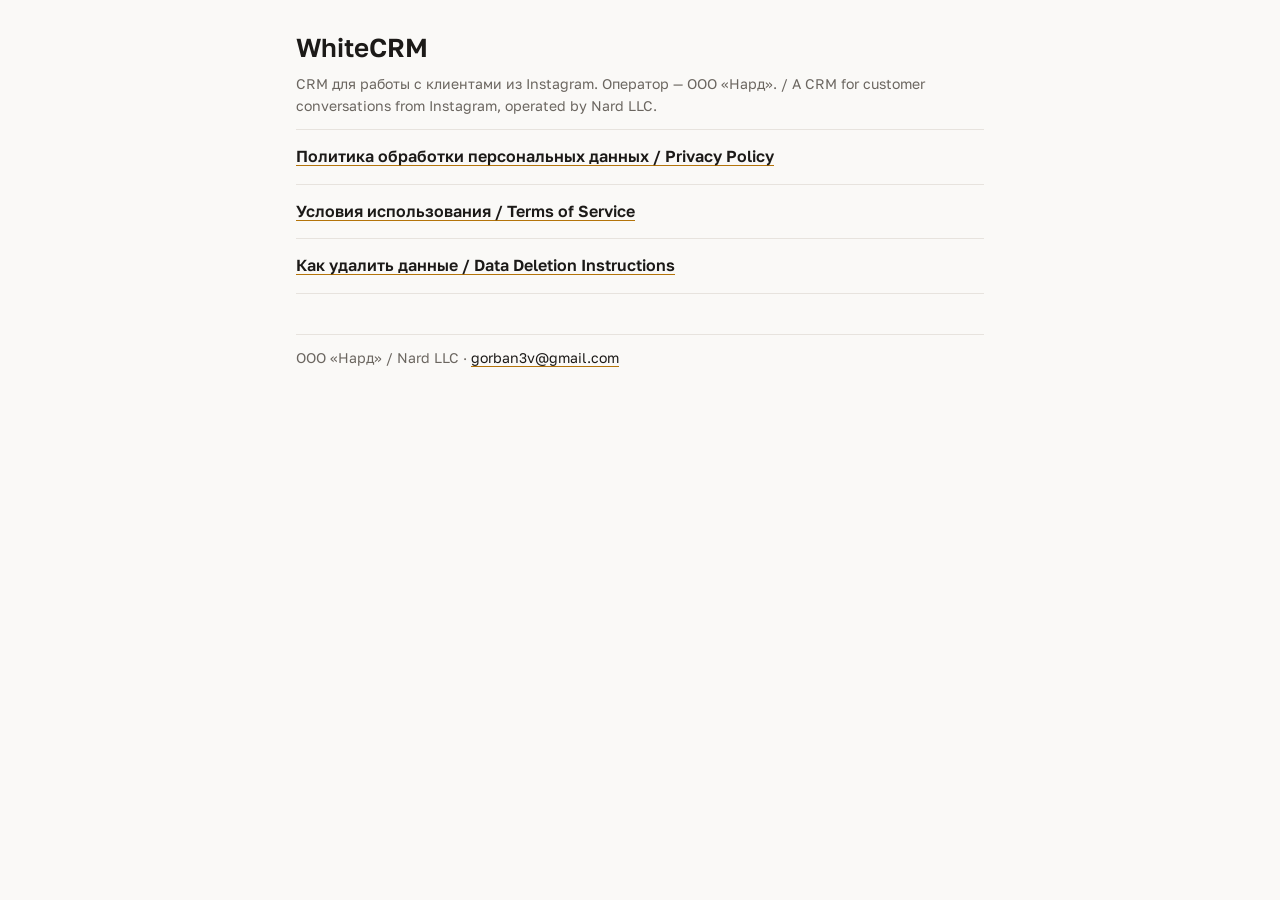
<file: index.html>
<!doctype html>
<html lang="ru">
<head>
<meta charset="utf-8">
<meta name="viewport" content="width=device-width, initial-scale=1">
<title>WhiteCRM — правовые документы / Legal documents</title>
<link rel="preconnect" href="https://fonts.googleapis.com">
<link rel="preconnect" href="https://fonts.gstatic.com" crossorigin>
<link href="https://fonts.googleapis.com/css2?family=Golos+Text:wght@400;600&amp;display=swap" rel="stylesheet">
<link rel="stylesheet" href="whitecrm/style.css">
</head>
<body>
<main>
<h1>WhiteCRM</h1>
<p class="meta">CRM для работы с клиентами из Instagram. Оператор — ООО «Нард». / A CRM for customer conversations from Instagram, operated by Nard LLC.</p>
<ul class="links">
<li><a href="whitecrm/privacy.html">Политика обработки персональных данных / Privacy Policy</a></li>
<li><a href="whitecrm/terms.html">Условия использования / Terms of Service</a></li>
<li><a href="whitecrm/data-deletion.html">Как удалить данные / Data Deletion Instructions</a></li>
</ul>
<footer>ООО «Нард» / Nard LLC · <a href="mailto:gorban3v@gmail.com">gorban3v@gmail.com</a></footer>
</main>
</body>
</html>
</file>
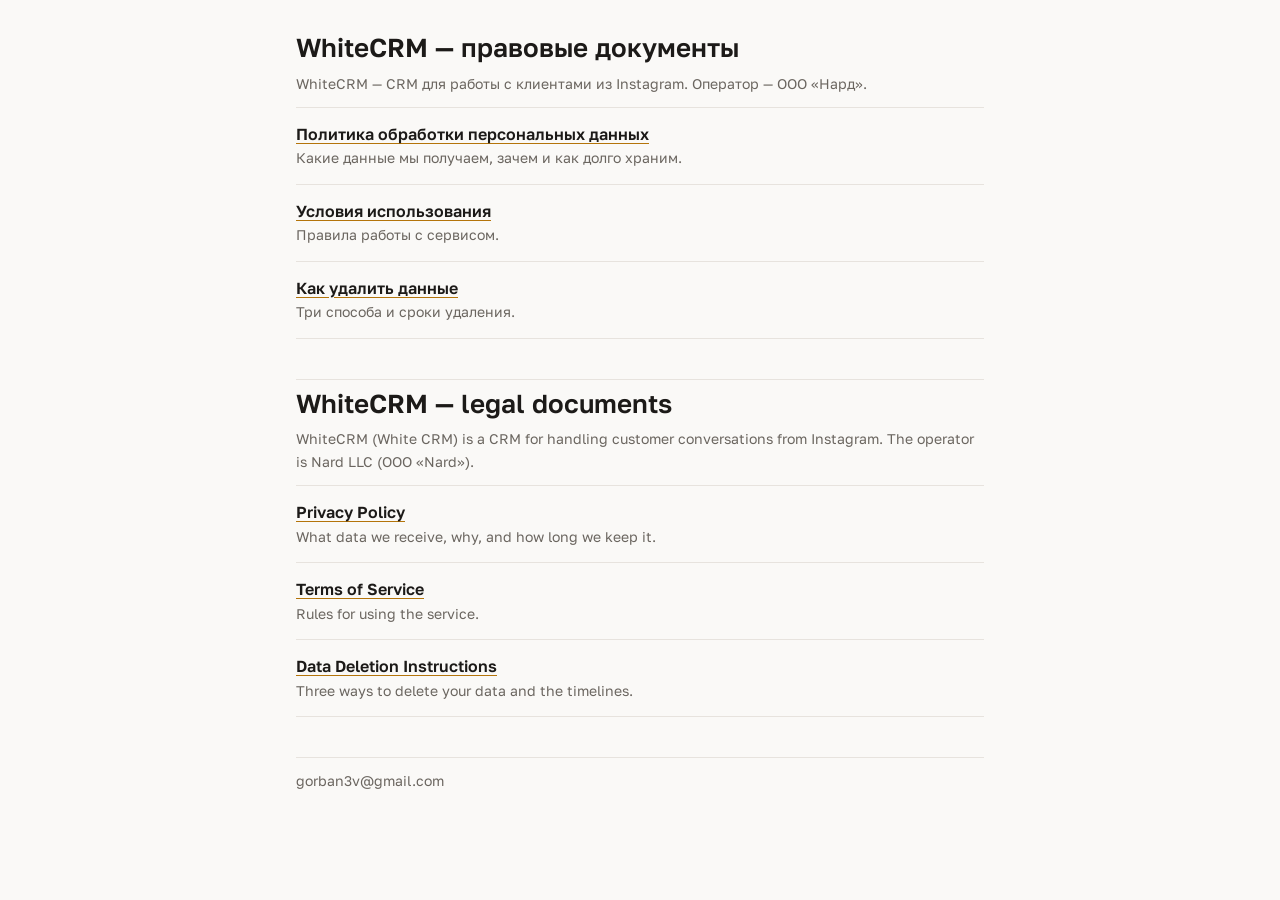
<file: whitecrm/index.html>
<!doctype html>
<html lang="ru">
<head>
<meta charset="utf-8">
<meta name="viewport" content="width=device-width, initial-scale=1">
<title>WhiteCRM — правовые документы / Legal</title>
<meta name="description" content="Политика обработки персональных данных, условия использования и удаление данных сервиса WhiteCRM.">
<link rel="preconnect" href="https://fonts.googleapis.com">
<link rel="preconnect" href="https://fonts.gstatic.com" crossorigin>
<link href="https://fonts.googleapis.com/css2?family=Golos+Text:wght@400;600&amp;display=swap" rel="stylesheet">
<link rel="stylesheet" href="style.css">
</head>
<body>
<main>
<h1>WhiteCRM — правовые документы</h1>
<p class="meta">WhiteCRM — CRM для работы с клиентами из Instagram. Оператор — ООО «Нард».</p>
<ul class="links">
<li><a href="privacy.html">Политика обработки персональных данных</a><span>Какие данные мы получаем, зачем и как долго храним.</span></li>
<li><a href="terms.html">Условия использования</a><span>Правила работы с сервисом.</span></li>
<li><a href="data-deletion.html">Как удалить данные</a><span>Три способа и сроки удаления.</span></li>
</ul>

<section class="lang" lang="en">
<h1>WhiteCRM — legal documents</h1>
<p class="meta">WhiteCRM (White CRM) is a CRM for handling customer conversations from Instagram. The operator is Nard LLC (OOO «Nard»).</p>
<ul class="links">
<li><a href="privacy.html#en">Privacy Policy</a><span>What data we receive, why, and how long we keep it.</span></li>
<li><a href="terms.html#en">Terms of Service</a><span>Rules for using the service.</span></li>
<li><a href="data-deletion.html#en">Data Deletion Instructions</a><span>Three ways to delete your data and the timelines.</span></li>
</ul>
</section>
<footer>gorban3v@gmail.com</footer>
</main>
</body>
</html>
</file>
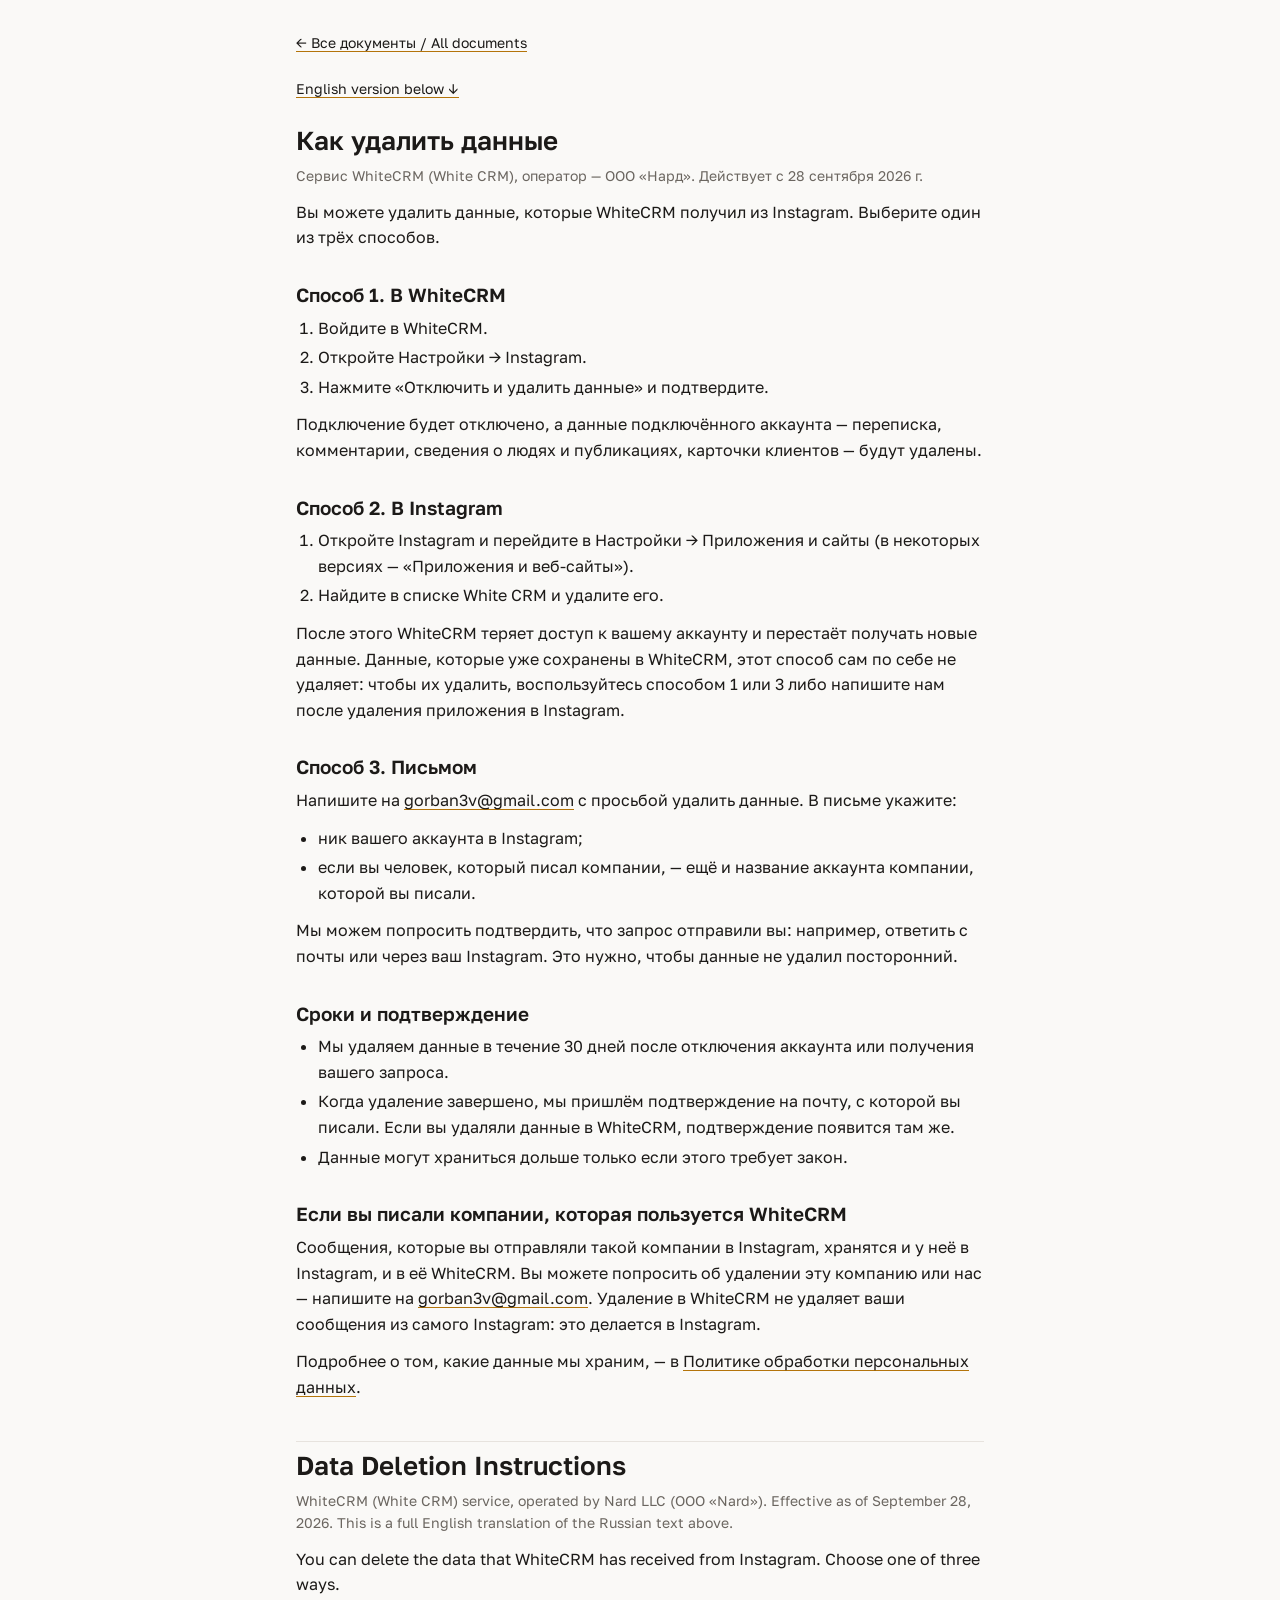
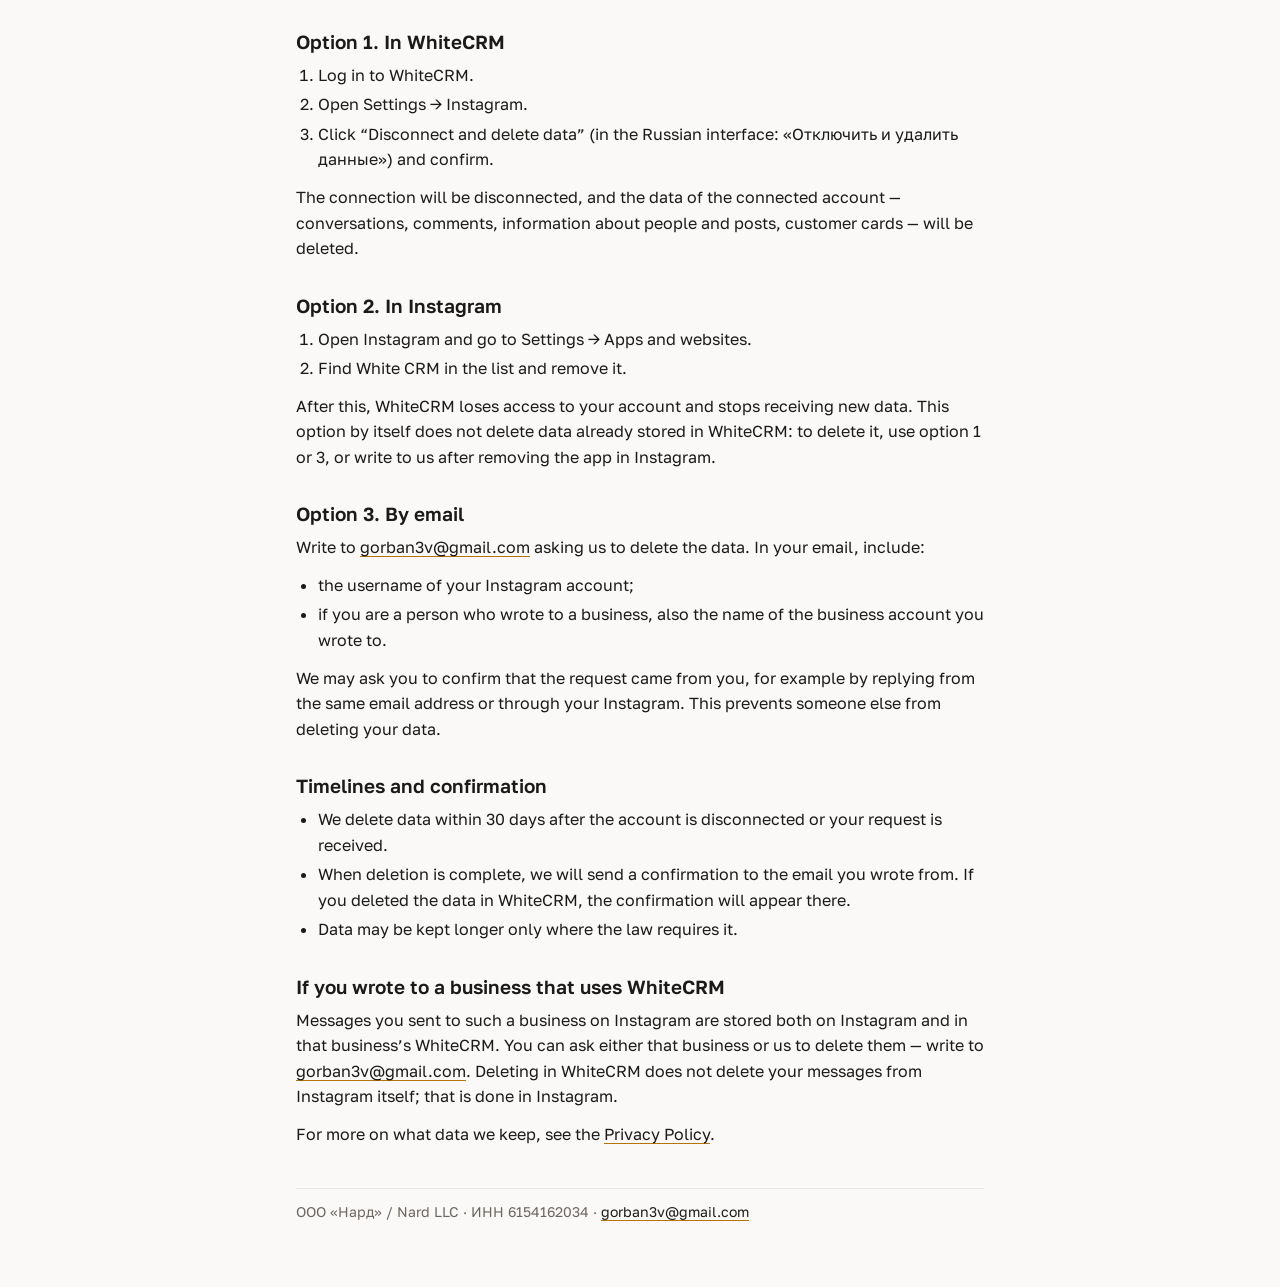
<file: whitecrm/data-deletion.html>
<!doctype html>
<html lang="ru">
<head>
<meta charset="utf-8">
<meta name="viewport" content="width=device-width, initial-scale=1">
<title>Как удалить данные — WhiteCRM / Data Deletion Instructions</title>
<meta name="description" content="Как удалить данные сервиса WhiteCRM. Data Deletion Instructions.">
<link rel="preconnect" href="https://fonts.googleapis.com">
<link rel="preconnect" href="https://fonts.gstatic.com" crossorigin>
<link href="https://fonts.googleapis.com/css2?family=Golos+Text:wght@400;600&amp;display=swap" rel="stylesheet">
<link rel="stylesheet" href="style.css">
</head>
<body>
<main>
<nav class="back"><a href="index.html">← Все документы / All documents</a></nav>
<p class="jump"><a href="#en">English version below ↓</a></p>

<section id="ru" lang="ru">
<h1>Как удалить данные</h1>
<p class="meta">Сервис WhiteCRM (White CRM), оператор — ООО «Нард». Действует с 28 сентября 2026 г.</p>
<p>Вы можете удалить данные, которые WhiteCRM получил из Instagram. Выберите один из трёх способов.</p>

<h2>Способ 1. В WhiteCRM</h2>
<ol>
<li>Войдите в WhiteCRM.</li>
<li>Откройте Настройки → Instagram.</li>
<li>Нажмите «Отключить и удалить данные» и подтвердите.</li>
</ol>
<p>Подключение будет отключено, а данные подключённого аккаунта — переписка, комментарии, сведения о людях и публикациях, карточки клиентов — будут удалены.</p>

<h2>Способ 2. В Instagram</h2>
<ol>
<li>Откройте Instagram и перейдите в Настройки → Приложения и сайты (в некоторых версиях — «Приложения и веб-сайты»).</li>
<li>Найдите в списке White CRM и удалите его.</li>
</ol>
<p>После этого WhiteCRM теряет доступ к вашему аккаунту и перестаёт получать новые данные. Данные, которые уже сохранены в WhiteCRM, этот способ сам по себе не удаляет: чтобы их удалить, воспользуйтесь способом 1 или 3 либо напишите нам после удаления приложения в Instagram.</p>

<h2>Способ 3. Письмом</h2>
<p>Напишите на <a href="mailto:gorban3v@gmail.com">gorban3v@gmail.com</a> с просьбой удалить данные. В письме укажите:</p>
<ul>
<li>ник вашего аккаунта в Instagram;</li>
<li>если вы человек, который писал компании, — ещё и название аккаунта компании, которой вы писали.</li>
</ul>
<p>Мы можем попросить подтвердить, что запрос отправили вы: например, ответить с почты или через ваш Instagram. Это нужно, чтобы данные не удалил посторонний.</p>

<h2>Сроки и подтверждение</h2>
<ul>
<li>Мы удаляем данные в течение 30 дней после отключения аккаунта или получения вашего запроса.</li>
<li>Когда удаление завершено, мы пришлём подтверждение на почту, с которой вы писали. Если вы удаляли данные в WhiteCRM, подтверждение появится там же.</li>
<li>Данные могут храниться дольше только если этого требует закон.</li>
</ul>

<h2>Если вы писали компании, которая пользуется WhiteCRM</h2>
<p>Сообщения, которые вы отправляли такой компании в Instagram, хранятся и у неё в Instagram, и в её WhiteCRM. Вы можете попросить об удалении эту компанию или нас — напишите на <a href="mailto:gorban3v@gmail.com">gorban3v@gmail.com</a>. Удаление в WhiteCRM не удаляет ваши сообщения из самого Instagram: это делается в Instagram.</p>
<p>Подробнее о том, какие данные мы храним, — в <a href="privacy.html">Политике обработки персональных данных</a>.</p>
</section>

<section id="en" class="lang" lang="en">
<h1>Data Deletion Instructions</h1>
<p class="meta">WhiteCRM (White CRM) service, operated by Nard LLC (OOO «Nard»). Effective as of September 28, 2026. This is a full English translation of the Russian text above.</p>
<p>You can delete the data that WhiteCRM has received from Instagram. Choose one of three ways.</p>

<h2>Option 1. In WhiteCRM</h2>
<ol>
<li>Log in to WhiteCRM.</li>
<li>Open Settings → Instagram.</li>
<li>Click “Disconnect and delete data” (in the Russian interface: «Отключить и удалить данные») and confirm.</li>
</ol>
<p>The connection will be disconnected, and the data of the connected account — conversations, comments, information about people and posts, customer cards — will be deleted.</p>

<h2>Option 2. In Instagram</h2>
<ol>
<li>Open Instagram and go to Settings → Apps and websites.</li>
<li>Find White CRM in the list and remove it.</li>
</ol>
<p>After this, WhiteCRM loses access to your account and stops receiving new data. This option by itself does not delete data already stored in WhiteCRM: to delete it, use option 1 or 3, or write to us after removing the app in Instagram.</p>

<h2>Option 3. By email</h2>
<p>Write to <a href="mailto:gorban3v@gmail.com">gorban3v@gmail.com</a> asking us to delete the data. In your email, include:</p>
<ul>
<li>the username of your Instagram account;</li>
<li>if you are a person who wrote to a business, also the name of the business account you wrote to.</li>
</ul>
<p>We may ask you to confirm that the request came from you, for example by replying from the same email address or through your Instagram. This prevents someone else from deleting your data.</p>

<h2>Timelines and confirmation</h2>
<ul>
<li>We delete data within 30 days after the account is disconnected or your request is received.</li>
<li>When deletion is complete, we will send a confirmation to the email you wrote from. If you deleted the data in WhiteCRM, the confirmation will appear there.</li>
<li>Data may be kept longer only where the law requires it.</li>
</ul>

<h2>If you wrote to a business that uses WhiteCRM</h2>
<p>Messages you sent to such a business on Instagram are stored both on Instagram and in that business’s WhiteCRM. You can ask either that business or us to delete them — write to <a href="mailto:gorban3v@gmail.com">gorban3v@gmail.com</a>. Deleting in WhiteCRM does not delete your messages from Instagram itself; that is done in Instagram.</p>
<p>For more on what data we keep, see the <a href="privacy.html#en">Privacy Policy</a>.</p>
</section>
<footer>ООО «Нард» / Nard LLC · ИНН 6154162034 · <a href="mailto:gorban3v@gmail.com">gorban3v@gmail.com</a></footer>
</main>
</body>
</html>
</file>
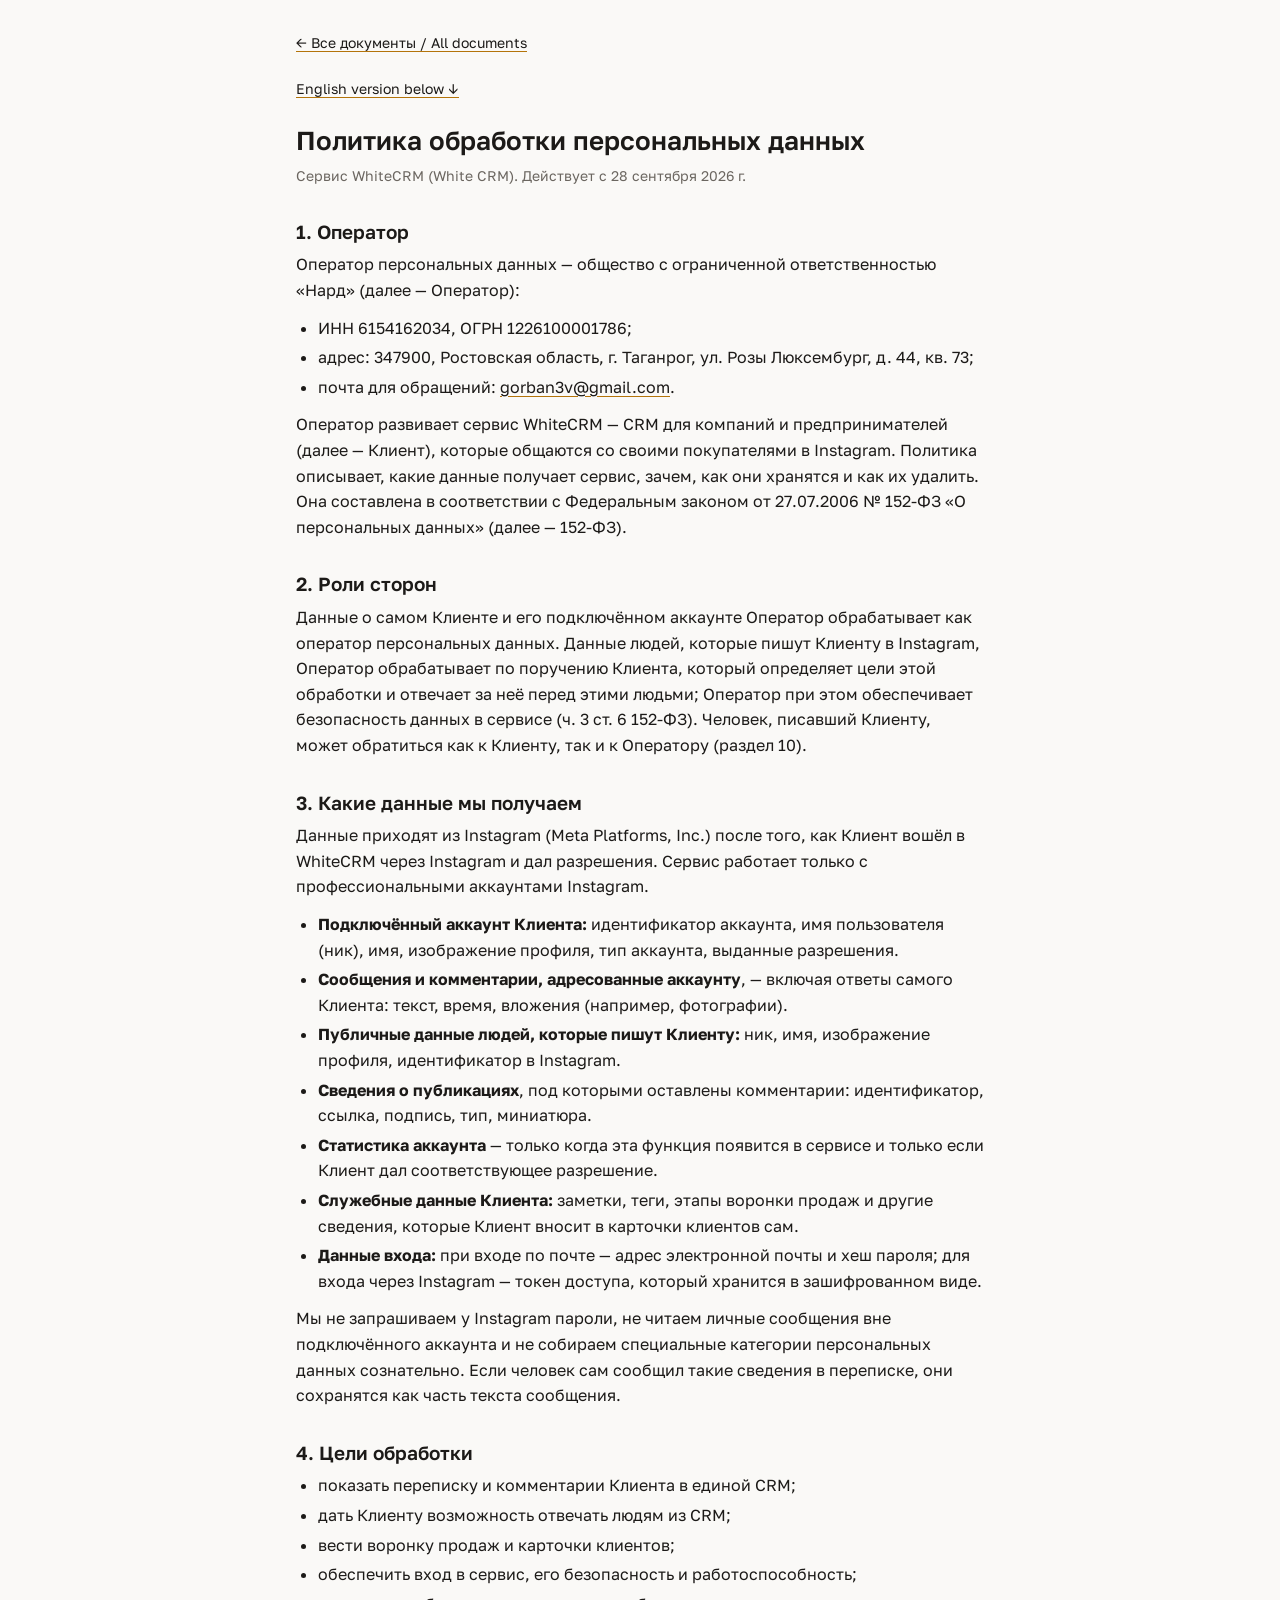
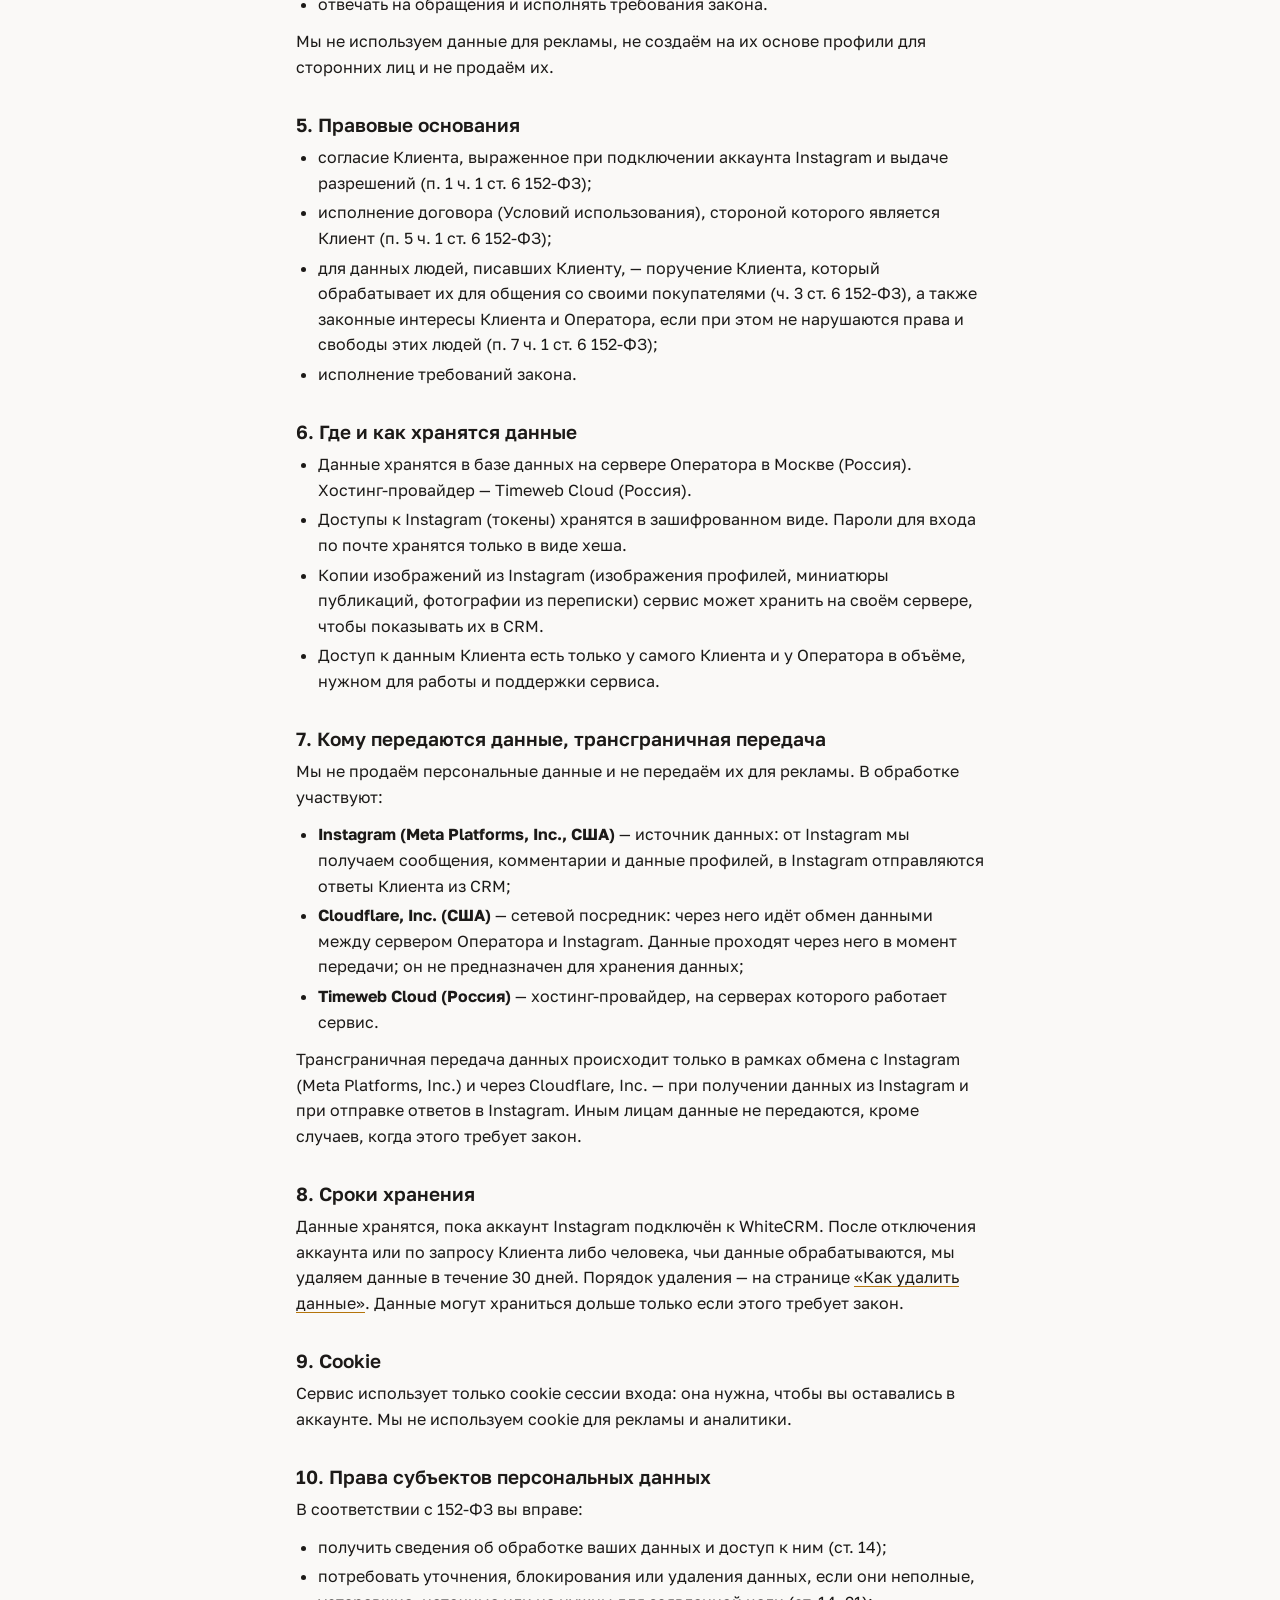
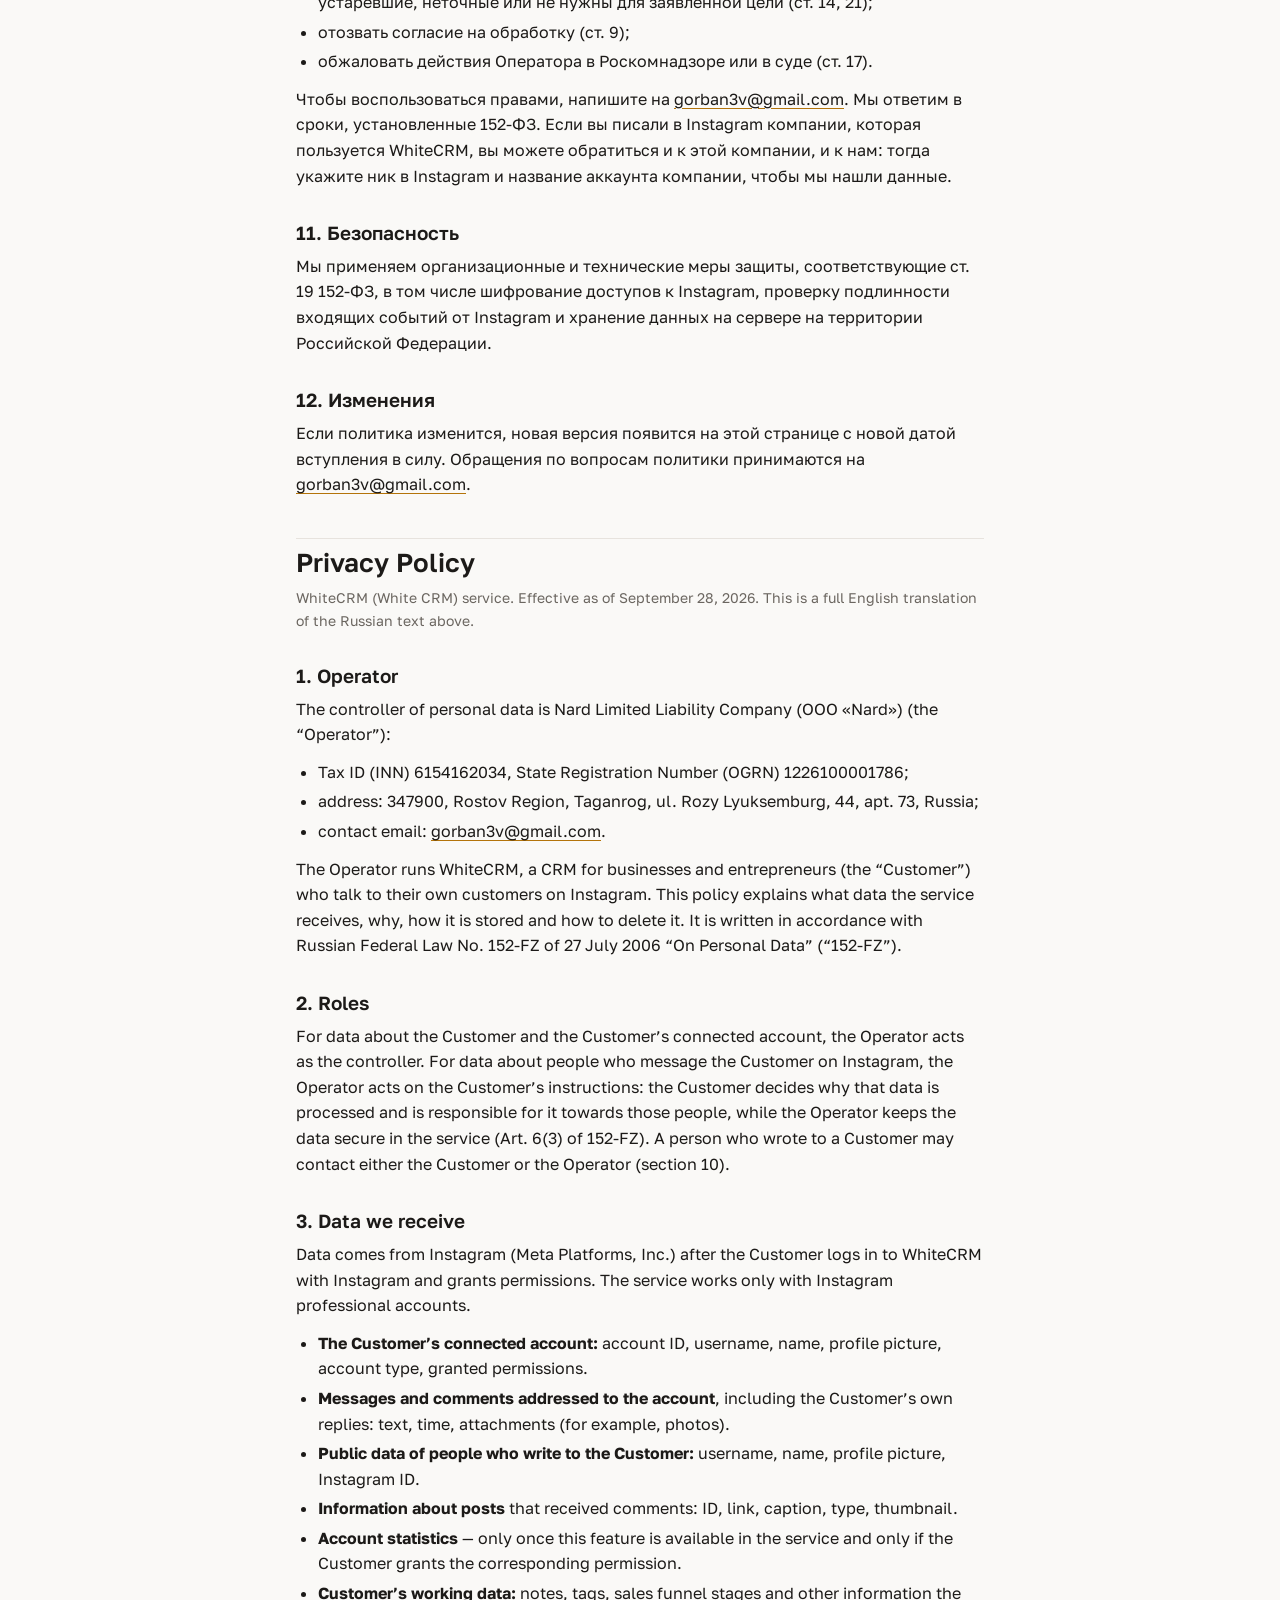
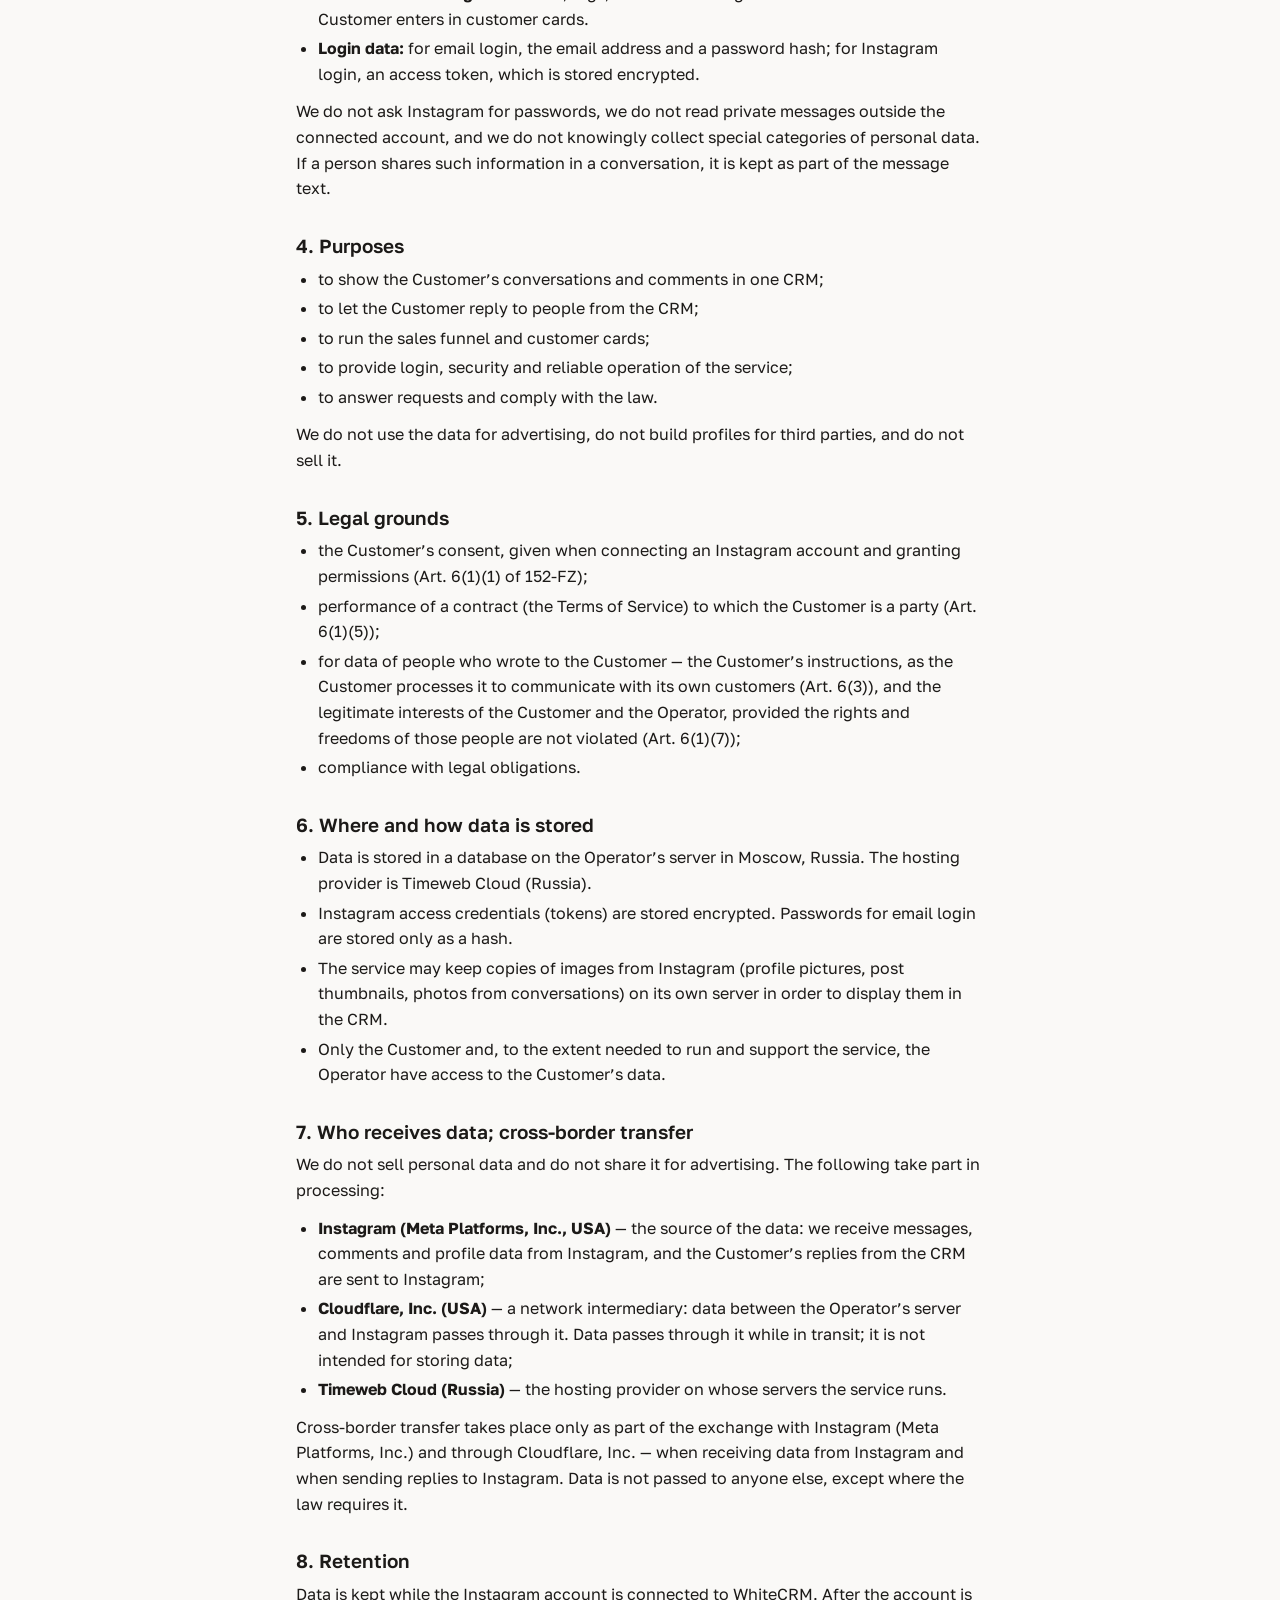
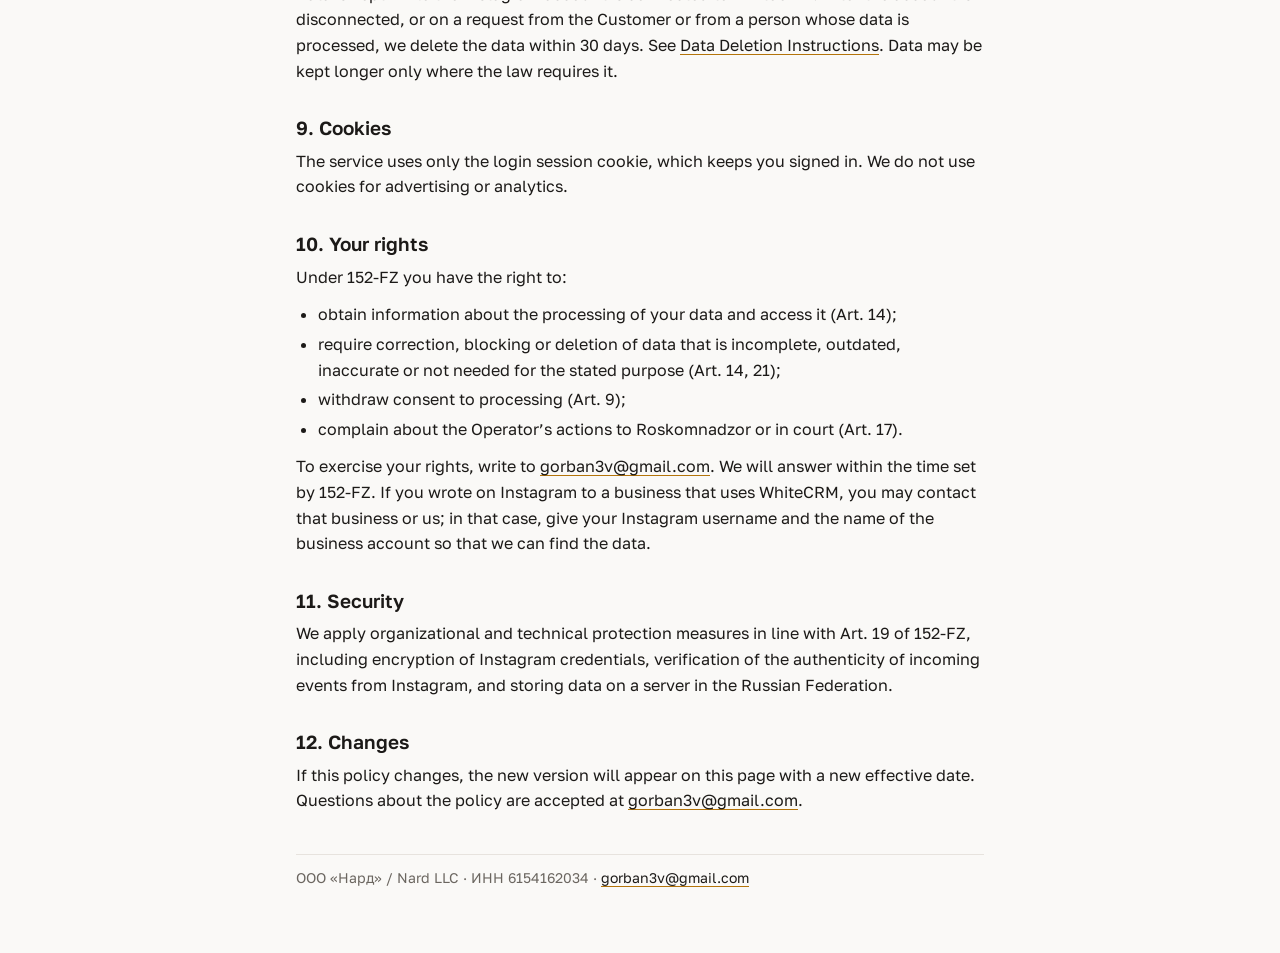
<file: whitecrm/privacy.html>
<!doctype html>
<html lang="ru">
<head>
<meta charset="utf-8">
<meta name="viewport" content="width=device-width, initial-scale=1">
<title>Политика обработки персональных данных — WhiteCRM / Privacy Policy</title>
<meta name="description" content="Политика обработки персональных данных сервиса WhiteCRM (ООО «Нард»). Privacy Policy.">
<link rel="preconnect" href="https://fonts.googleapis.com">
<link rel="preconnect" href="https://fonts.gstatic.com" crossorigin>
<link href="https://fonts.googleapis.com/css2?family=Golos+Text:wght@400;600&amp;display=swap" rel="stylesheet">
<link rel="stylesheet" href="style.css">
</head>
<body>
<main>
<nav class="back"><a href="index.html">← Все документы / All documents</a></nav>
<p class="jump"><a href="#en">English version below ↓</a></p>

<section id="ru" lang="ru">
<h1>Политика обработки персональных данных</h1>
<p class="meta">Сервис WhiteCRM (White CRM). Действует с 28 сентября 2026 г.</p>

<h2>1. Оператор</h2>
<p>Оператор персональных данных — общество с ограниченной ответственностью «Нард» (далее — Оператор):</p>
<ul>
<li>ИНН 6154162034, ОГРН 1226100001786;</li>
<li>адрес: 347900, Ростовская область, г. Таганрог, ул. Розы Люксембург, д. 44, кв. 73;</li>
<li>почта для обращений: <a href="mailto:gorban3v@gmail.com">gorban3v@gmail.com</a>.</li>
</ul>
<p>Оператор развивает сервис WhiteCRM — CRM для компаний и предпринимателей (далее — Клиент), которые общаются со своими покупателями в Instagram. Политика описывает, какие данные получает сервис, зачем, как они хранятся и как их удалить. Она составлена в соответствии с Федеральным законом от 27.07.2006 № 152-ФЗ «О персональных данных» (далее — 152-ФЗ).</p>

<h2>2. Роли сторон</h2>
<p>Данные о самом Клиенте и его подключённом аккаунте Оператор обрабатывает как оператор персональных данных. Данные людей, которые пишут Клиенту в Instagram, Оператор обрабатывает по поручению Клиента, который определяет цели этой обработки и отвечает за неё перед этими людьми; Оператор при этом обеспечивает безопасность данных в сервисе (ч. 3 ст. 6 152-ФЗ). Человек, писавший Клиенту, может обратиться как к Клиенту, так и к Оператору (раздел 10).</p>

<h2>3. Какие данные мы получаем</h2>
<p>Данные приходят из Instagram (Meta Platforms, Inc.) после того, как Клиент вошёл в WhiteCRM через Instagram и дал разрешения. Сервис работает только с профессиональными аккаунтами Instagram.</p>
<ul>
<li><strong>Подключённый аккаунт Клиента:</strong> идентификатор аккаунта, имя пользователя (ник), имя, изображение профиля, тип аккаунта, выданные разрешения.</li>
<li><strong>Сообщения и комментарии, адресованные аккаунту</strong>, — включая ответы самого Клиента: текст, время, вложения (например, фотографии).</li>
<li><strong>Публичные данные людей, которые пишут Клиенту:</strong> ник, имя, изображение профиля, идентификатор в Instagram.</li>
<li><strong>Сведения о публикациях</strong>, под которыми оставлены комментарии: идентификатор, ссылка, подпись, тип, миниатюра.</li>
<li><strong>Статистика аккаунта</strong> — только когда эта функция появится в сервисе и только если Клиент дал соответствующее разрешение.</li>
<li><strong>Служебные данные Клиента:</strong> заметки, теги, этапы воронки продаж и другие сведения, которые Клиент вносит в карточки клиентов сам.</li>
<li><strong>Данные входа:</strong> при входе по почте — адрес электронной почты и хеш пароля; для входа через Instagram — токен доступа, который хранится в зашифрованном виде.</li>
</ul>
<p>Мы не запрашиваем у Instagram пароли, не читаем личные сообщения вне подключённого аккаунта и не собираем специальные категории персональных данных сознательно. Если человек сам сообщил такие сведения в переписке, они сохранятся как часть текста сообщения.</p>

<h2>4. Цели обработки</h2>
<ul>
<li>показать переписку и комментарии Клиента в единой CRM;</li>
<li>дать Клиенту возможность отвечать людям из CRM;</li>
<li>вести воронку продаж и карточки клиентов;</li>
<li>обеспечить вход в сервис, его безопасность и работоспособность;</li>
<li>отвечать на обращения и исполнять требования закона.</li>
</ul>
<p>Мы не используем данные для рекламы, не создаём на их основе профили для сторонних лиц и не продаём их.</p>

<h2>5. Правовые основания</h2>
<ul>
<li>согласие Клиента, выраженное при подключении аккаунта Instagram и выдаче разрешений (п. 1 ч. 1 ст. 6 152-ФЗ);</li>
<li>исполнение договора (Условий использования), стороной которого является Клиент (п. 5 ч. 1 ст. 6 152-ФЗ);</li>
<li>для данных людей, писавших Клиенту, — поручение Клиента, который обрабатывает их для общения со своими покупателями (ч. 3 ст. 6 152-ФЗ), а также законные интересы Клиента и Оператора, если при этом не нарушаются права и свободы этих людей (п. 7 ч. 1 ст. 6 152-ФЗ);</li>
<li>исполнение требований закона.</li>
</ul>

<h2>6. Где и как хранятся данные</h2>
<ul>
<li>Данные хранятся в базе данных на сервере Оператора в Москве (Россия). Хостинг-провайдер — Timeweb Cloud (Россия).</li>
<li>Доступы к Instagram (токены) хранятся в зашифрованном виде. Пароли для входа по почте хранятся только в виде хеша.</li>
<li>Копии изображений из Instagram (изображения профилей, миниатюры публикаций, фотографии из переписки) сервис может хранить на своём сервере, чтобы показывать их в CRM.</li>
<li>Доступ к данным Клиента есть только у самого Клиента и у Оператора в объёме, нужном для работы и поддержки сервиса.</li>
</ul>

<h2>7. Кому передаются данные, трансграничная передача</h2>
<p>Мы не продаём персональные данные и не передаём их для рекламы. В обработке участвуют:</p>
<ul>
<li><strong>Instagram (Meta Platforms, Inc., США)</strong> — источник данных: от Instagram мы получаем сообщения, комментарии и данные профилей, в Instagram отправляются ответы Клиента из CRM;</li>
<li><strong>Cloudflare, Inc. (США)</strong> — сетевой посредник: через него идёт обмен данными между сервером Оператора и Instagram. Данные проходят через него в момент передачи; он не предназначен для хранения данных;</li>
<li><strong>Timeweb Cloud (Россия)</strong> — хостинг-провайдер, на серверах которого работает сервис.</li>
</ul>
<p>Трансграничная передача данных происходит только в рамках обмена с Instagram (Meta Platforms, Inc.) и через Cloudflare, Inc. — при получении данных из Instagram и при отправке ответов в Instagram. Иным лицам данные не передаются, кроме случаев, когда этого требует закон.</p>

<h2>8. Сроки хранения</h2>
<p>Данные хранятся, пока аккаунт Instagram подключён к WhiteCRM. После отключения аккаунта или по запросу Клиента либо человека, чьи данные обрабатываются, мы удаляем данные в течение 30 дней. Порядок удаления — на странице <a href="data-deletion.html">«Как удалить данные»</a>. Данные могут храниться дольше только если этого требует закон.</p>

<h2>9. Cookie</h2>
<p>Сервис использует только cookie сессии входа: она нужна, чтобы вы оставались в аккаунте. Мы не используем cookie для рекламы и аналитики.</p>

<h2>10. Права субъектов персональных данных</h2>
<p>В соответствии с 152-ФЗ вы вправе:</p>
<ul>
<li>получить сведения об обработке ваших данных и доступ к ним (ст. 14);</li>
<li>потребовать уточнения, блокирования или удаления данных, если они неполные, устаревшие, неточные или не нужны для заявленной цели (ст. 14, 21);</li>
<li>отозвать согласие на обработку (ст. 9);</li>
<li>обжаловать действия Оператора в Роскомнадзоре или в суде (ст. 17).</li>
</ul>
<p>Чтобы воспользоваться правами, напишите на <a href="mailto:gorban3v@gmail.com">gorban3v@gmail.com</a>. Мы ответим в сроки, установленные 152-ФЗ. Если вы писали в Instagram компании, которая пользуется WhiteCRM, вы можете обратиться и к этой компании, и к нам: тогда укажите ник в Instagram и название аккаунта компании, чтобы мы нашли данные.</p>

<h2>11. Безопасность</h2>
<p>Мы применяем организационные и технические меры защиты, соответствующие ст. 19 152-ФЗ, в том числе шифрование доступов к Instagram, проверку подлинности входящих событий от Instagram и хранение данных на сервере на территории Российской Федерации.</p>

<h2>12. Изменения</h2>
<p>Если политика изменится, новая версия появится на этой странице с новой датой вступления в силу. Обращения по вопросам политики принимаются на <a href="mailto:gorban3v@gmail.com">gorban3v@gmail.com</a>.</p>
</section>

<section id="en" class="lang" lang="en">
<h1>Privacy Policy</h1>
<p class="meta">WhiteCRM (White CRM) service. Effective as of September 28, 2026. This is a full English translation of the Russian text above.</p>

<h2>1. Operator</h2>
<p>The controller of personal data is Nard Limited Liability Company (OOO «Nard») (the “Operator”):</p>
<ul>
<li>Tax ID (INN) 6154162034, State Registration Number (OGRN) 1226100001786;</li>
<li>address: 347900, Rostov Region, Taganrog, ul. Rozy Lyuksemburg, 44, apt. 73, Russia;</li>
<li>contact email: <a href="mailto:gorban3v@gmail.com">gorban3v@gmail.com</a>.</li>
</ul>
<p>The Operator runs WhiteCRM, a CRM for businesses and entrepreneurs (the “Customer”) who talk to their own customers on Instagram. This policy explains what data the service receives, why, how it is stored and how to delete it. It is written in accordance with Russian Federal Law No. 152-FZ of 27 July 2006 “On Personal Data” (“152-FZ”).</p>

<h2>2. Roles</h2>
<p>For data about the Customer and the Customer’s connected account, the Operator acts as the controller. For data about people who message the Customer on Instagram, the Operator acts on the Customer’s instructions: the Customer decides why that data is processed and is responsible for it towards those people, while the Operator keeps the data secure in the service (Art. 6(3) of 152-FZ). A person who wrote to a Customer may contact either the Customer or the Operator (section 10).</p>

<h2>3. Data we receive</h2>
<p>Data comes from Instagram (Meta Platforms, Inc.) after the Customer logs in to WhiteCRM with Instagram and grants permissions. The service works only with Instagram professional accounts.</p>
<ul>
<li><strong>The Customer’s connected account:</strong> account ID, username, name, profile picture, account type, granted permissions.</li>
<li><strong>Messages and comments addressed to the account</strong>, including the Customer’s own replies: text, time, attachments (for example, photos).</li>
<li><strong>Public data of people who write to the Customer:</strong> username, name, profile picture, Instagram ID.</li>
<li><strong>Information about posts</strong> that received comments: ID, link, caption, type, thumbnail.</li>
<li><strong>Account statistics</strong> — only once this feature is available in the service and only if the Customer grants the corresponding permission.</li>
<li><strong>Customer’s working data:</strong> notes, tags, sales funnel stages and other information the Customer enters in customer cards.</li>
<li><strong>Login data:</strong> for email login, the email address and a password hash; for Instagram login, an access token, which is stored encrypted.</li>
</ul>
<p>We do not ask Instagram for passwords, we do not read private messages outside the connected account, and we do not knowingly collect special categories of personal data. If a person shares such information in a conversation, it is kept as part of the message text.</p>

<h2>4. Purposes</h2>
<ul>
<li>to show the Customer’s conversations and comments in one CRM;</li>
<li>to let the Customer reply to people from the CRM;</li>
<li>to run the sales funnel and customer cards;</li>
<li>to provide login, security and reliable operation of the service;</li>
<li>to answer requests and comply with the law.</li>
</ul>
<p>We do not use the data for advertising, do not build profiles for third parties, and do not sell it.</p>

<h2>5. Legal grounds</h2>
<ul>
<li>the Customer’s consent, given when connecting an Instagram account and granting permissions (Art. 6(1)(1) of 152-FZ);</li>
<li>performance of a contract (the Terms of Service) to which the Customer is a party (Art. 6(1)(5));</li>
<li>for data of people who wrote to the Customer — the Customer’s instructions, as the Customer processes it to communicate with its own customers (Art. 6(3)), and the legitimate interests of the Customer and the Operator, provided the rights and freedoms of those people are not violated (Art. 6(1)(7));</li>
<li>compliance with legal obligations.</li>
</ul>

<h2>6. Where and how data is stored</h2>
<ul>
<li>Data is stored in a database on the Operator’s server in Moscow, Russia. The hosting provider is Timeweb Cloud (Russia).</li>
<li>Instagram access credentials (tokens) are stored encrypted. Passwords for email login are stored only as a hash.</li>
<li>The service may keep copies of images from Instagram (profile pictures, post thumbnails, photos from conversations) on its own server in order to display them in the CRM.</li>
<li>Only the Customer and, to the extent needed to run and support the service, the Operator have access to the Customer’s data.</li>
</ul>

<h2>7. Who receives data; cross-border transfer</h2>
<p>We do not sell personal data and do not share it for advertising. The following take part in processing:</p>
<ul>
<li><strong>Instagram (Meta Platforms, Inc., USA)</strong> — the source of the data: we receive messages, comments and profile data from Instagram, and the Customer’s replies from the CRM are sent to Instagram;</li>
<li><strong>Cloudflare, Inc. (USA)</strong> — a network intermediary: data between the Operator’s server and Instagram passes through it. Data passes through it while in transit; it is not intended for storing data;</li>
<li><strong>Timeweb Cloud (Russia)</strong> — the hosting provider on whose servers the service runs.</li>
</ul>
<p>Cross-border transfer takes place only as part of the exchange with Instagram (Meta Platforms, Inc.) and through Cloudflare, Inc. — when receiving data from Instagram and when sending replies to Instagram. Data is not passed to anyone else, except where the law requires it.</p>

<h2>8. Retention</h2>
<p>Data is kept while the Instagram account is connected to WhiteCRM. After the account is disconnected, or on a request from the Customer or from a person whose data is processed, we delete the data within 30 days. See <a href="data-deletion.html#en">Data Deletion Instructions</a>. Data may be kept longer only where the law requires it.</p>

<h2>9. Cookies</h2>
<p>The service uses only the login session cookie, which keeps you signed in. We do not use cookies for advertising or analytics.</p>

<h2>10. Your rights</h2>
<p>Under 152-FZ you have the right to:</p>
<ul>
<li>obtain information about the processing of your data and access it (Art. 14);</li>
<li>require correction, blocking or deletion of data that is incomplete, outdated, inaccurate or not needed for the stated purpose (Art. 14, 21);</li>
<li>withdraw consent to processing (Art. 9);</li>
<li>complain about the Operator’s actions to Roskomnadzor or in court (Art. 17).</li>
</ul>
<p>To exercise your rights, write to <a href="mailto:gorban3v@gmail.com">gorban3v@gmail.com</a>. We will answer within the time set by 152-FZ. If you wrote on Instagram to a business that uses WhiteCRM, you may contact that business or us; in that case, give your Instagram username and the name of the business account so that we can find the data.</p>

<h2>11. Security</h2>
<p>We apply organizational and technical protection measures in line with Art. 19 of 152-FZ, including encryption of Instagram credentials, verification of the authenticity of incoming events from Instagram, and storing data on a server in the Russian Federation.</p>

<h2>12. Changes</h2>
<p>If this policy changes, the new version will appear on this page with a new effective date. Questions about the policy are accepted at <a href="mailto:gorban3v@gmail.com">gorban3v@gmail.com</a>.</p>
</section>
<footer>ООО «Нард» / Nard LLC · ИНН 6154162034 · <a href="mailto:gorban3v@gmail.com">gorban3v@gmail.com</a></footer>
</main>
</body>
</html>
</file>
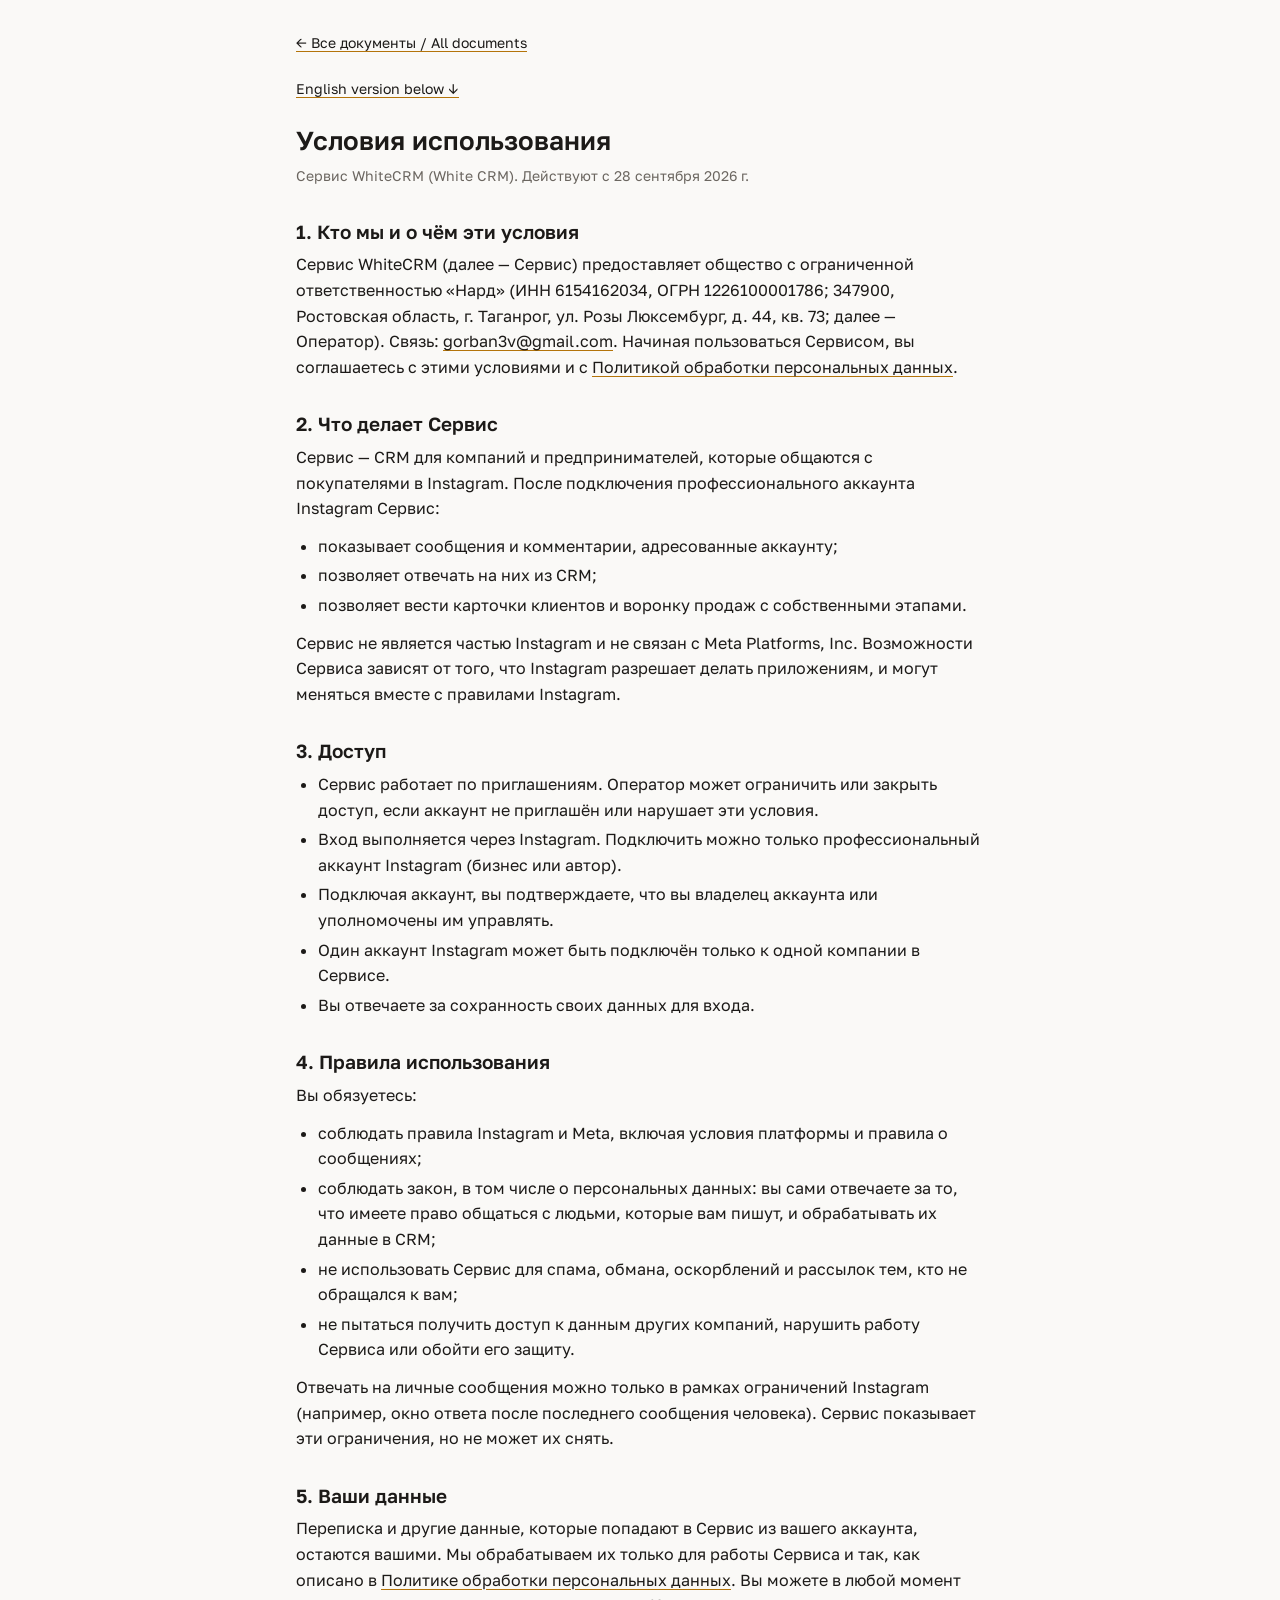
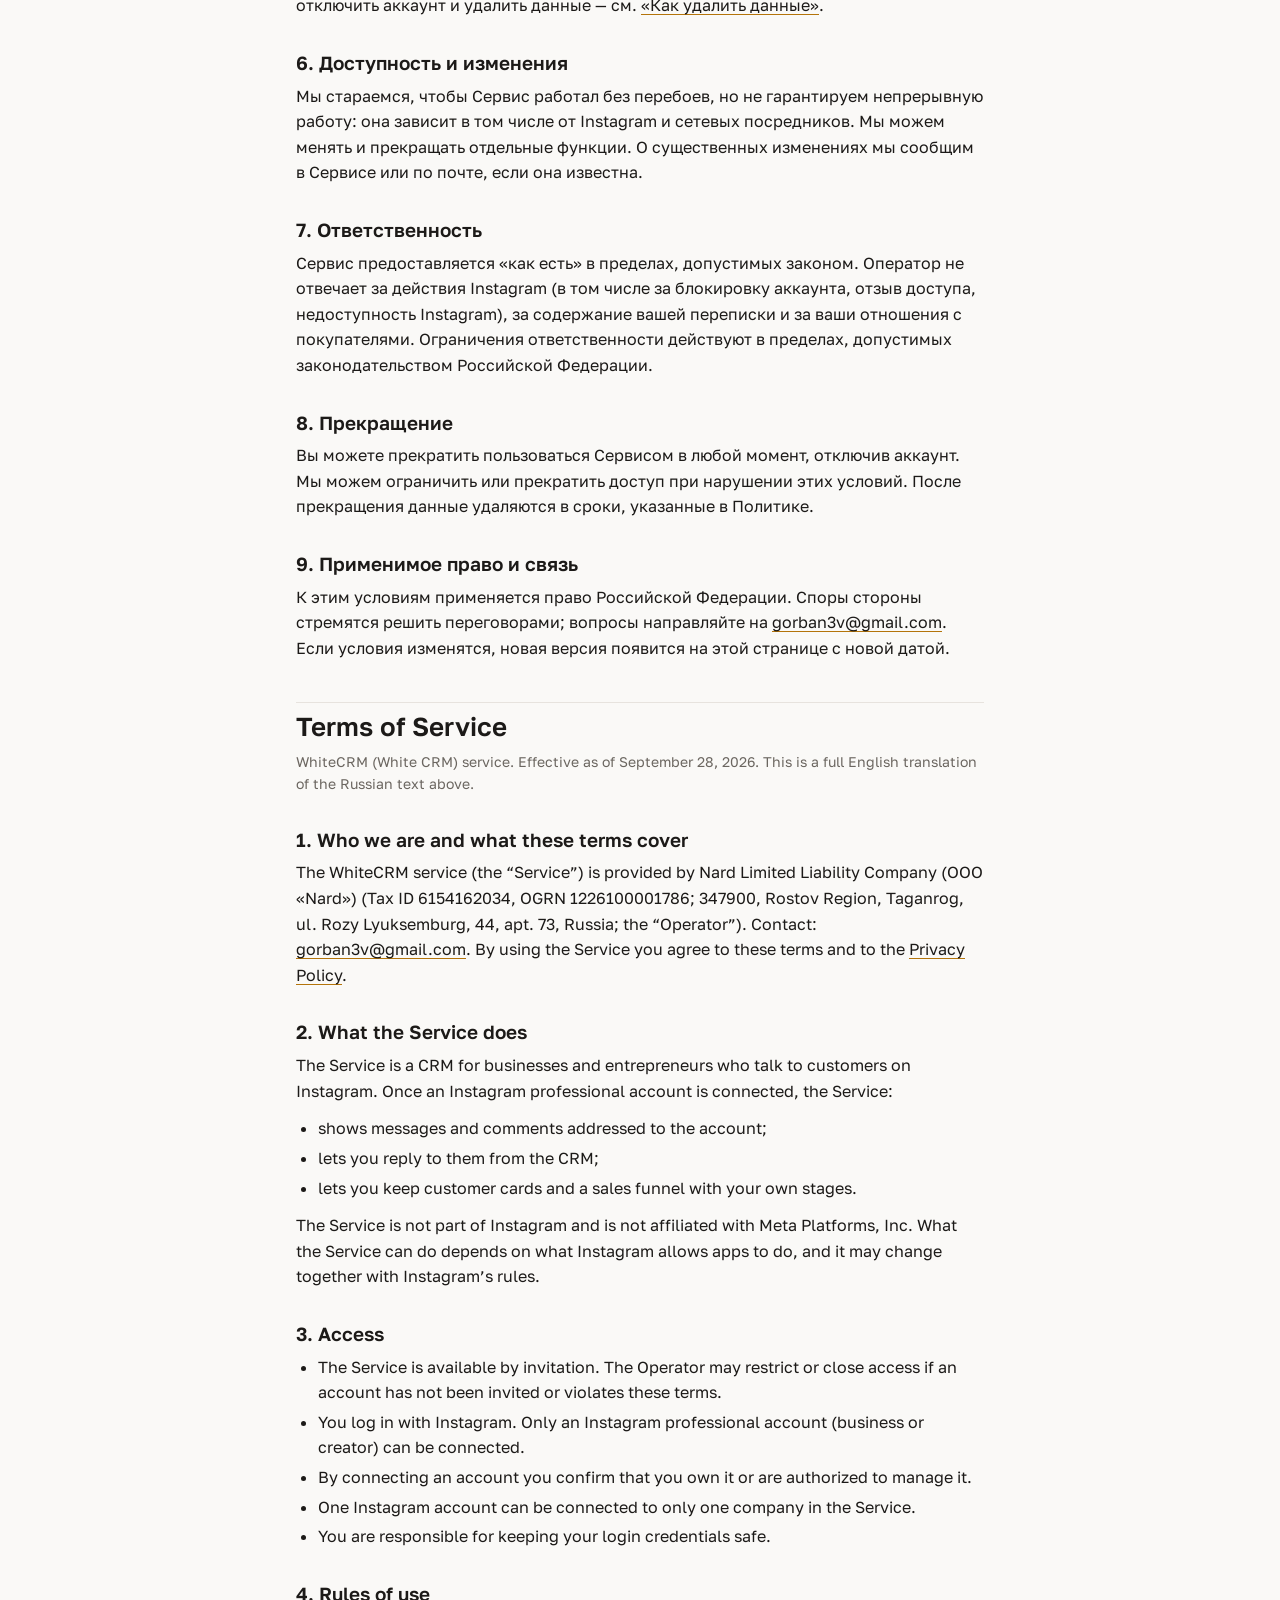
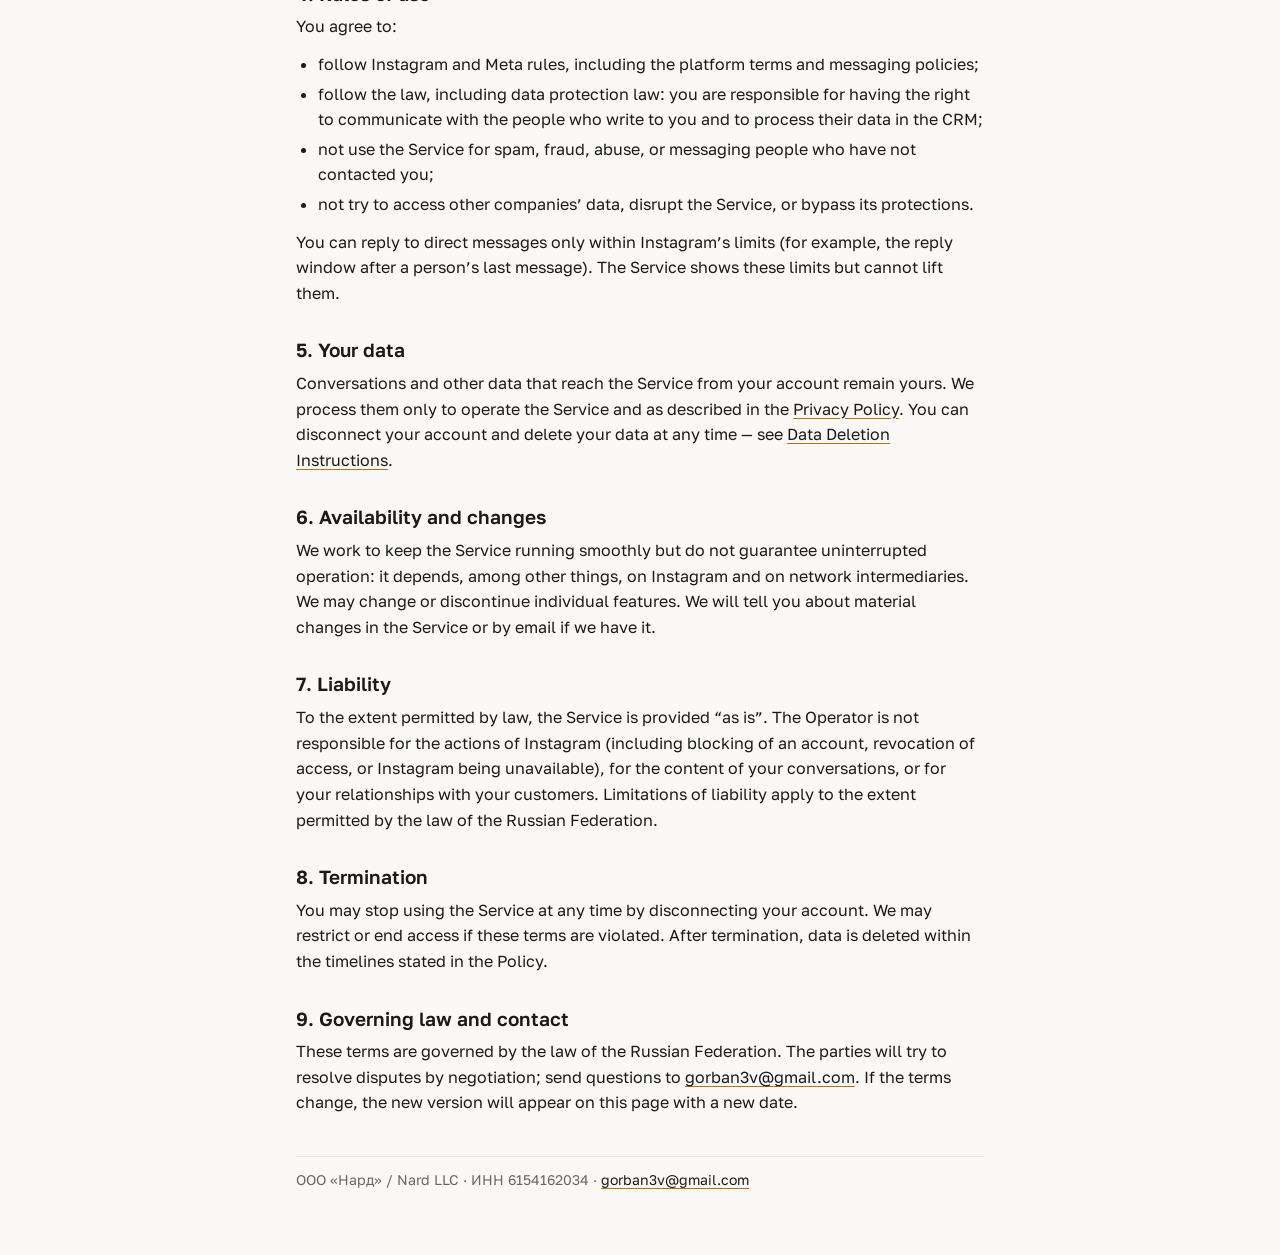
<file: whitecrm/terms.html>
<!doctype html>
<html lang="ru">
<head>
<meta charset="utf-8">
<meta name="viewport" content="width=device-width, initial-scale=1">
<title>Условия использования — WhiteCRM / Terms of Service</title>
<meta name="description" content="Условия использования сервиса WhiteCRM (ООО «Нард»). Terms of Service.">
<link rel="preconnect" href="https://fonts.googleapis.com">
<link rel="preconnect" href="https://fonts.gstatic.com" crossorigin>
<link href="https://fonts.googleapis.com/css2?family=Golos+Text:wght@400;600&amp;display=swap" rel="stylesheet">
<link rel="stylesheet" href="style.css">
</head>
<body>
<main>
<nav class="back"><a href="index.html">← Все документы / All documents</a></nav>
<p class="jump"><a href="#en">English version below ↓</a></p>

<section id="ru" lang="ru">
<h1>Условия использования</h1>
<p class="meta">Сервис WhiteCRM (White CRM). Действуют с 28 сентября 2026 г.</p>

<h2>1. Кто мы и о чём эти условия</h2>
<p>Сервис WhiteCRM (далее — Сервис) предоставляет общество с ограниченной ответственностью «Нард» (ИНН 6154162034, ОГРН 1226100001786; 347900, Ростовская область, г. Таганрог, ул. Розы Люксембург, д. 44, кв. 73; далее — Оператор). Связь: <a href="mailto:gorban3v@gmail.com">gorban3v@gmail.com</a>. Начиная пользоваться Сервисом, вы соглашаетесь с этими условиями и с <a href="privacy.html">Политикой обработки персональных данных</a>.</p>

<h2>2. Что делает Сервис</h2>
<p>Сервис — CRM для компаний и предпринимателей, которые общаются с покупателями в Instagram. После подключения профессионального аккаунта Instagram Сервис:</p>
<ul>
<li>показывает сообщения и комментарии, адресованные аккаунту;</li>
<li>позволяет отвечать на них из CRM;</li>
<li>позволяет вести карточки клиентов и воронку продаж с собственными этапами.</li>
</ul>
<p>Сервис не является частью Instagram и не связан с Meta Platforms, Inc. Возможности Сервиса зависят от того, что Instagram разрешает делать приложениям, и могут меняться вместе с правилами Instagram.</p>

<h2>3. Доступ</h2>
<ul>
<li>Сервис работает по приглашениям. Оператор может ограничить или закрыть доступ, если аккаунт не приглашён или нарушает эти условия.</li>
<li>Вход выполняется через Instagram. Подключить можно только профессиональный аккаунт Instagram (бизнес или автор).</li>
<li>Подключая аккаунт, вы подтверждаете, что вы владелец аккаунта или уполномочены им управлять.</li>
<li>Один аккаунт Instagram может быть подключён только к одной компании в Сервисе.</li>
<li>Вы отвечаете за сохранность своих данных для входа.</li>
</ul>

<h2>4. Правила использования</h2>
<p>Вы обязуетесь:</p>
<ul>
<li>соблюдать правила Instagram и Meta, включая условия платформы и правила о сообщениях;</li>
<li>соблюдать закон, в том числе о персональных данных: вы сами отвечаете за то, что имеете право общаться с людьми, которые вам пишут, и обрабатывать их данные в CRM;</li>
<li>не использовать Сервис для спама, обмана, оскорблений и рассылок тем, кто не обращался к вам;</li>
<li>не пытаться получить доступ к данным других компаний, нарушить работу Сервиса или обойти его защиту.</li>
</ul>
<p>Отвечать на личные сообщения можно только в рамках ограничений Instagram (например, окно ответа после последнего сообщения человека). Сервис показывает эти ограничения, но не может их снять.</p>

<h2>5. Ваши данные</h2>
<p>Переписка и другие данные, которые попадают в Сервис из вашего аккаунта, остаются вашими. Мы обрабатываем их только для работы Сервиса и так, как описано в <a href="privacy.html">Политике обработки персональных данных</a>. Вы можете в любой момент отключить аккаунт и удалить данные — см. <a href="data-deletion.html">«Как удалить данные»</a>.</p>

<h2>6. Доступность и изменения</h2>
<p>Мы стараемся, чтобы Сервис работал без перебоев, но не гарантируем непрерывную работу: она зависит в том числе от Instagram и сетевых посредников. Мы можем менять и прекращать отдельные функции. О существенных изменениях мы сообщим в Сервисе или по почте, если она известна.</p>

<h2>7. Ответственность</h2>
<p>Сервис предоставляется «как есть» в пределах, допустимых законом. Оператор не отвечает за действия Instagram (в том числе за блокировку аккаунта, отзыв доступа, недоступность Instagram), за содержание вашей переписки и за ваши отношения с покупателями. Ограничения ответственности действуют в пределах, допустимых законодательством Российской Федерации.</p>

<h2>8. Прекращение</h2>
<p>Вы можете прекратить пользоваться Сервисом в любой момент, отключив аккаунт. Мы можем ограничить или прекратить доступ при нарушении этих условий. После прекращения данные удаляются в сроки, указанные в Политике.</p>

<h2>9. Применимое право и связь</h2>
<p>К этим условиям применяется право Российской Федерации. Споры стороны стремятся решить переговорами; вопросы направляйте на <a href="mailto:gorban3v@gmail.com">gorban3v@gmail.com</a>. Если условия изменятся, новая версия появится на этой странице с новой датой.</p>
</section>

<section id="en" class="lang" lang="en">
<h1>Terms of Service</h1>
<p class="meta">WhiteCRM (White CRM) service. Effective as of September 28, 2026. This is a full English translation of the Russian text above.</p>

<h2>1. Who we are and what these terms cover</h2>
<p>The WhiteCRM service (the “Service”) is provided by Nard Limited Liability Company (OOO «Nard») (Tax ID 6154162034, OGRN 1226100001786; 347900, Rostov Region, Taganrog, ul. Rozy Lyuksemburg, 44, apt. 73, Russia; the “Operator”). Contact: <a href="mailto:gorban3v@gmail.com">gorban3v@gmail.com</a>. By using the Service you agree to these terms and to the <a href="privacy.html#en">Privacy Policy</a>.</p>

<h2>2. What the Service does</h2>
<p>The Service is a CRM for businesses and entrepreneurs who talk to customers on Instagram. Once an Instagram professional account is connected, the Service:</p>
<ul>
<li>shows messages and comments addressed to the account;</li>
<li>lets you reply to them from the CRM;</li>
<li>lets you keep customer cards and a sales funnel with your own stages.</li>
</ul>
<p>The Service is not part of Instagram and is not affiliated with Meta Platforms, Inc. What the Service can do depends on what Instagram allows apps to do, and it may change together with Instagram’s rules.</p>

<h2>3. Access</h2>
<ul>
<li>The Service is available by invitation. The Operator may restrict or close access if an account has not been invited or violates these terms.</li>
<li>You log in with Instagram. Only an Instagram professional account (business or creator) can be connected.</li>
<li>By connecting an account you confirm that you own it or are authorized to manage it.</li>
<li>One Instagram account can be connected to only one company in the Service.</li>
<li>You are responsible for keeping your login credentials safe.</li>
</ul>

<h2>4. Rules of use</h2>
<p>You agree to:</p>
<ul>
<li>follow Instagram and Meta rules, including the platform terms and messaging policies;</li>
<li>follow the law, including data protection law: you are responsible for having the right to communicate with the people who write to you and to process their data in the CRM;</li>
<li>not use the Service for spam, fraud, abuse, or messaging people who have not contacted you;</li>
<li>not try to access other companies’ data, disrupt the Service, or bypass its protections.</li>
</ul>
<p>You can reply to direct messages only within Instagram’s limits (for example, the reply window after a person’s last message). The Service shows these limits but cannot lift them.</p>

<h2>5. Your data</h2>
<p>Conversations and other data that reach the Service from your account remain yours. We process them only to operate the Service and as described in the <a href="privacy.html#en">Privacy Policy</a>. You can disconnect your account and delete your data at any time — see <a href="data-deletion.html#en">Data Deletion Instructions</a>.</p>

<h2>6. Availability and changes</h2>
<p>We work to keep the Service running smoothly but do not guarantee uninterrupted operation: it depends, among other things, on Instagram and on network intermediaries. We may change or discontinue individual features. We will tell you about material changes in the Service or by email if we have it.</p>

<h2>7. Liability</h2>
<p>To the extent permitted by law, the Service is provided “as is”. The Operator is not responsible for the actions of Instagram (including blocking of an account, revocation of access, or Instagram being unavailable), for the content of your conversations, or for your relationships with your customers. Limitations of liability apply to the extent permitted by the law of the Russian Federation.</p>

<h2>8. Termination</h2>
<p>You may stop using the Service at any time by disconnecting your account. We may restrict or end access if these terms are violated. After termination, data is deleted within the timelines stated in the Policy.</p>

<h2>9. Governing law and contact</h2>
<p>These terms are governed by the law of the Russian Federation. The parties will try to resolve disputes by negotiation; send questions to <a href="mailto:gorban3v@gmail.com">gorban3v@gmail.com</a>. If the terms change, the new version will appear on this page with a new date.</p>
</section>
<footer>ООО «Нард» / Nard LLC · ИНН 6154162034 · <a href="mailto:gorban3v@gmail.com">gorban3v@gmail.com</a></footer>
</main>
</body>
</html>
</file>
<file: whitecrm/style.css>
/* Оформление страниц политики. Цвета — из src/lib/theme.ts. Без сборки и скриптов. */
:root {
  --canvas: #FAF9F7;
  --ink: #1C1A18;
  --ink2: #6B6660;
  --line: #E7E3DE;
  --accent: #B4740A;
}
* { box-sizing: border-box; }
html { -webkit-text-size-adjust: 100%; }
body {
  margin: 0;
  background: var(--canvas);
  color: var(--ink);
  font-family: "Golos Text", system-ui, -apple-system, "Segoe UI", Roboto, "Helvetica Neue", Arial, sans-serif;
  font-size: 16px;
  line-height: 1.6;
}
main { max-width: 72ch; margin: 0 auto; padding: 32px 16px 64px; }
h1 { font-size: 26px; line-height: 1.25; margin: 0 0 8px; font-weight: 600; }
h2 { font-size: 19px; line-height: 1.3; margin: 32px 0 8px; font-weight: 600; }
p, ul, ol { margin: 0 0 12px; }
ul, ol { padding-left: 22px; }
li { margin-bottom: 4px; }
a { color: var(--ink); text-decoration-color: var(--accent); text-underline-offset: 3px; }
a:hover { color: var(--accent); }
a:focus-visible { outline: 2px solid var(--accent); outline-offset: 2px; }
.meta { color: var(--ink2); font-size: 14px; }
.lang { border-top: 1px solid var(--line); margin-top: 40px; padding-top: 8px; }
.jump { font-size: 14px; color: var(--ink2); margin-bottom: 24px; }
nav.back { font-size: 14px; margin-bottom: 24px; }
.links { list-style: none; padding: 0; }
.links li { border-top: 1px solid var(--line); padding: 14px 0; margin: 0; }
.links li:last-child { border-bottom: 1px solid var(--line); }
.links a { font-weight: 600; }
.links span { display: block; color: var(--ink2); font-size: 14px; }
footer { margin-top: 40px; color: var(--ink2); font-size: 14px; border-top: 1px solid var(--line); padding-top: 12px; }
</file>
